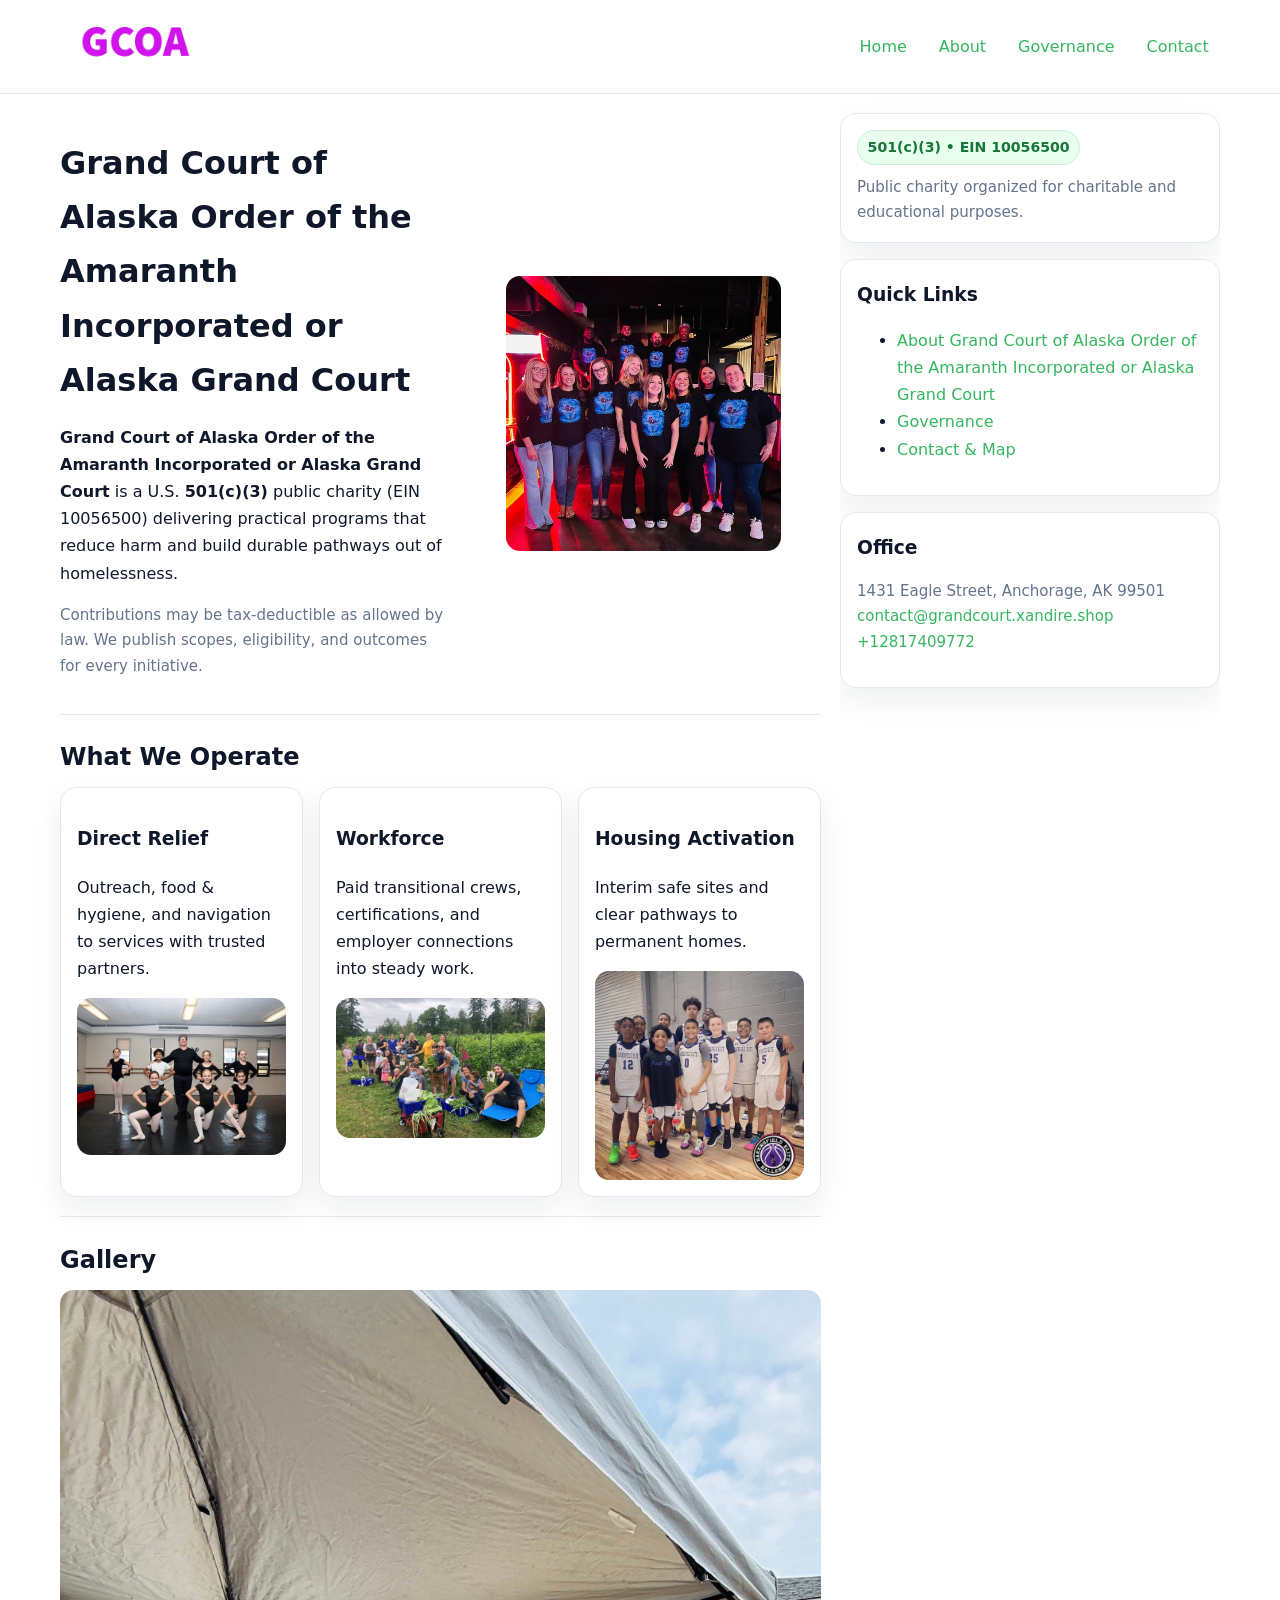
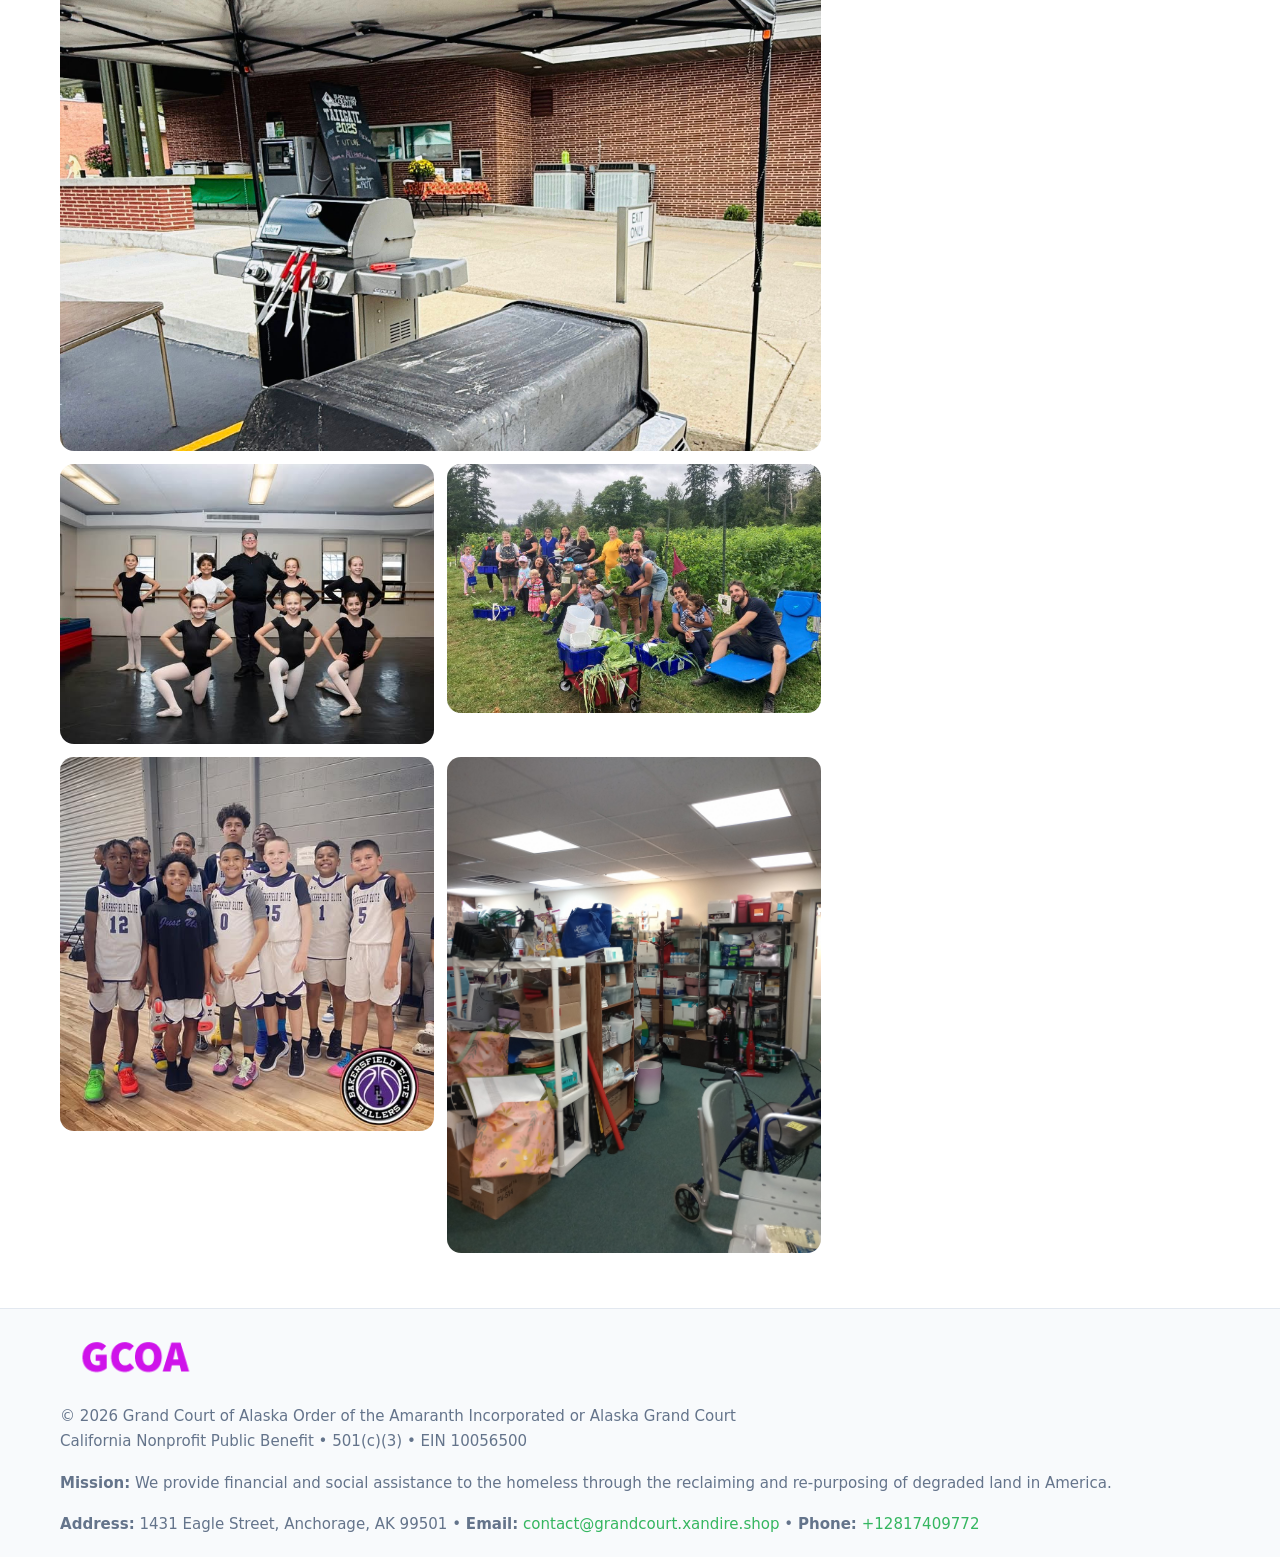
<file: index.html>
<!doctype html>
<html lang="en">
<head>
<meta charset="utf-8"/><meta name="viewport" content="width=device-width,initial-scale=1"/>
<title>Grand Court of Alaska Order of the Amaranth Incorporated or Alaska Grand Court – Nonprofit • 2025</title>
<link rel="stylesheet" href="assets/styles.css"/><link rel="icon" href="images/logo.png">
<meta name="data-ein" content="10056500"><meta name="data-name" content="Grand Court of Alaska Order of the Amaranth Incorporated or Alaska Grand Court">
<meta name="data-email" content="contact@grandcourt.xandire.shop"><meta name="data-phone" content="+12817409772">
<meta name="data-address1431 Eagle Street, Anchorage, AK 99501"><meta name="data-map" content="1122+Ril+Circle,+Anchorage,+AK+99504-1621">
  <meta name="description" content="We are a 501(c)(3) organization advancing community services, education, and direct relief through transparent programs, local partnerships, and measurable outcomes.">
<meta name="facebook-domain-verification" content="sx3a2h6nwknzu35nxej3zzceghe7in" />
</head>
<body>
<div style="position:absolute;left:-9999px;top:-9999px;opacity:0" data-uniq="{{UNIQUE_BLOB}}">
  <span>We are a 501(c)(3) organization advancing community services, education, and direct relief through transparent programs, local partnerships, and measurable outcomes.</span><svg width="12" height="12" viewBox="0 0 12 12" xmlns="http://www.w3.org/2000/svg"><circle cx="6" cy="6" r="5" fill="#047857"/></svg><img src="images/relief.jpg" width="1" height="1" alt="" loading="lazy"/>
</div>

<header>
  <div class="header-wrap">
    <a href="index.html"><img src="images/logo.png" alt="Grand Court of Alaska Order of the Amaranth Incorporated or Alaska Grand Court logo" style="width:150px"></a>
    <nav><a class="active" href="index.html">Home</a><a href="about.html">About</a><a href="governance.html">Governance</a><a href="contact.html">Contact</a></nav>
  </div>
</header>

<div class="layout">
  <main>
    <section class="section">
      <div class="cef9e0aa9d1">
        <div>
          <h1>Grand Court of Alaska Order of the Amaranth Incorporated or Alaska Grand Court</h1>
          <p class="caec9a65fc5"><strong>Grand Court of Alaska Order of the Amaranth Incorporated or Alaska Grand Court</strong> is a U.S. <strong>501(c)(3)</strong> public charity (EIN 10056500) delivering practical programs that reduce harm and build durable pathways out of homelessness.</p>
          <p class="small">Contributions may be tax-deductible as allowed by law. We publish scopes, eligibility, and outcomes for every initiative.</p>
        </div>
        <figure><img src="images/hero.jpg" alt="Community program hero"></figure>
      </div>
    </section>

    <section class="section">
      <h2>What We Operate</h2>
      <div class="cards">
        <article class="c09fb511cd6"><h3>Direct Relief</h3><p>Outreach, food & hygiene, and navigation to services with trusted partners.</p><img src="images/relief.jpg" alt=""></article>
        <article class="c09fb511cd6"><h3>Workforce</h3><p>Paid transitional crews, certifications, and employer connections into steady work.</p><img src="images/jobs.jpg" alt=""></article>
        <article class="c09fb511cd6"><h3>Housing Activation</h3><p>Interim safe sites and clear pathways to permanent homes.</p><img src="images/land.jpg" alt=""></article>
      </div>
    </section>

    <!-- Gallery 5 ảnh (≥5 ảnh trong site) -->
    <section class="section">
      <h2>Gallery</h2>
      <div class="gallery">
        <img class="span2" src="images/programs.jpg" alt="Programs overview">
        <img src="images/relief.jpg" alt="Relief">
        <img src="images/jobs.jpg" alt="Jobs">
        <img src="images/land.jpg" alt="Housing">
        <img src="images/about.jpg" alt="Partners">
      </div>
    </section>
  </main>

  <aside aria-label="Sidebar">
    <div class="aside-box">
      <span class="c28afdd59ef">501(c)(3) • EIN 10056500</span>
      <p class="small" style="margin:.6rem 0 0">Public charity organized for charitable and educational purposes.</p>
    </div>
    <div class="aside-box">
      <h3>Quick Links</h3>
      <ul>
        <li><a href="about.html">About Grand Court of Alaska Order of the Amaranth Incorporated or Alaska Grand Court</a></li>
        <li><a href="governance.html">Governance</a></li>
        <li><a href="contact.html">Contact & Map</a></li>
      </ul>
    </div>
    <div class="aside-box">
      <h3>Office</h3>
      <p class="small">1431 Eagle Street, Anchorage, AK 99501<br><a href="mailto:contact@grandcourt.xandire.shop">contact@grandcourt.xandire.shop</a><br><a href="tel:+12817409772">+12817409772</a></p>
    </div>
  </aside>
</div>

<footer>
  <div class="foot">
    <div><img src="images/logo.png" alt="" style="width:150px;margin-bottom:.5rem"><div class="small">© <span id="year"></span> Grand Court of Alaska Order of the Amaranth Incorporated or Alaska Grand Court</div><div class="small">California Nonprofit Public Benefit • 501(c)(3) • EIN 10056500</div></div>
    <div><div class="small"><strong>Mission:</strong> We provide financial and social assistance to the homeless through the reclaiming and re-purposing of degraded land in America.</div></div>
    <div><div class="small"><strong>Address:</strong> 1431 Eagle Street, Anchorage, AK 99501 • <strong>Email:</strong> <a href="mailto:contact@grandcourt.xandire.shop">contact@grandcourt.xandire.shop</a> • <strong>Phone:</strong> <a href="tel:+12817409772">+12817409772</a></div></div>
  </div>
</footer>

<!-- color/skin -->
<script>(function(){function g(n){const e=document.querySelector('meta[name="'+n+'"]');return e?e.content:''}
function h(s){let x=2166136261>>>0;for(let i=0;i<s.length;i++){x^=s.charCodeAt(i);x=(x*16777619)>>>0}return x>>>0}
let k=(g('data-ein')||'').replace(/\D+/g,'');if(!k)k=g('data-name')||location.hostname||'d';
const key=h(String(k)),H=key%360,S=55+(key%20),L=46;
const r=document.documentElement;r.style.setProperty('--brand',`hsl(${H} ${S}% ${L}%)`);
r.style.setProperty('--brand-ink',`hsl(${H} ${Math.min(95,S+10)}% ${Math.max(22,L-18)}%)`);
r.style.setProperty('--soft',`hsl(${H} ${Math.max(40,S-25)}% 95%)`);
const y=document.getElementById('year'); if(y) y.textContent=new Date().getFullYear();})();</script>
</body>
</html>
</file>
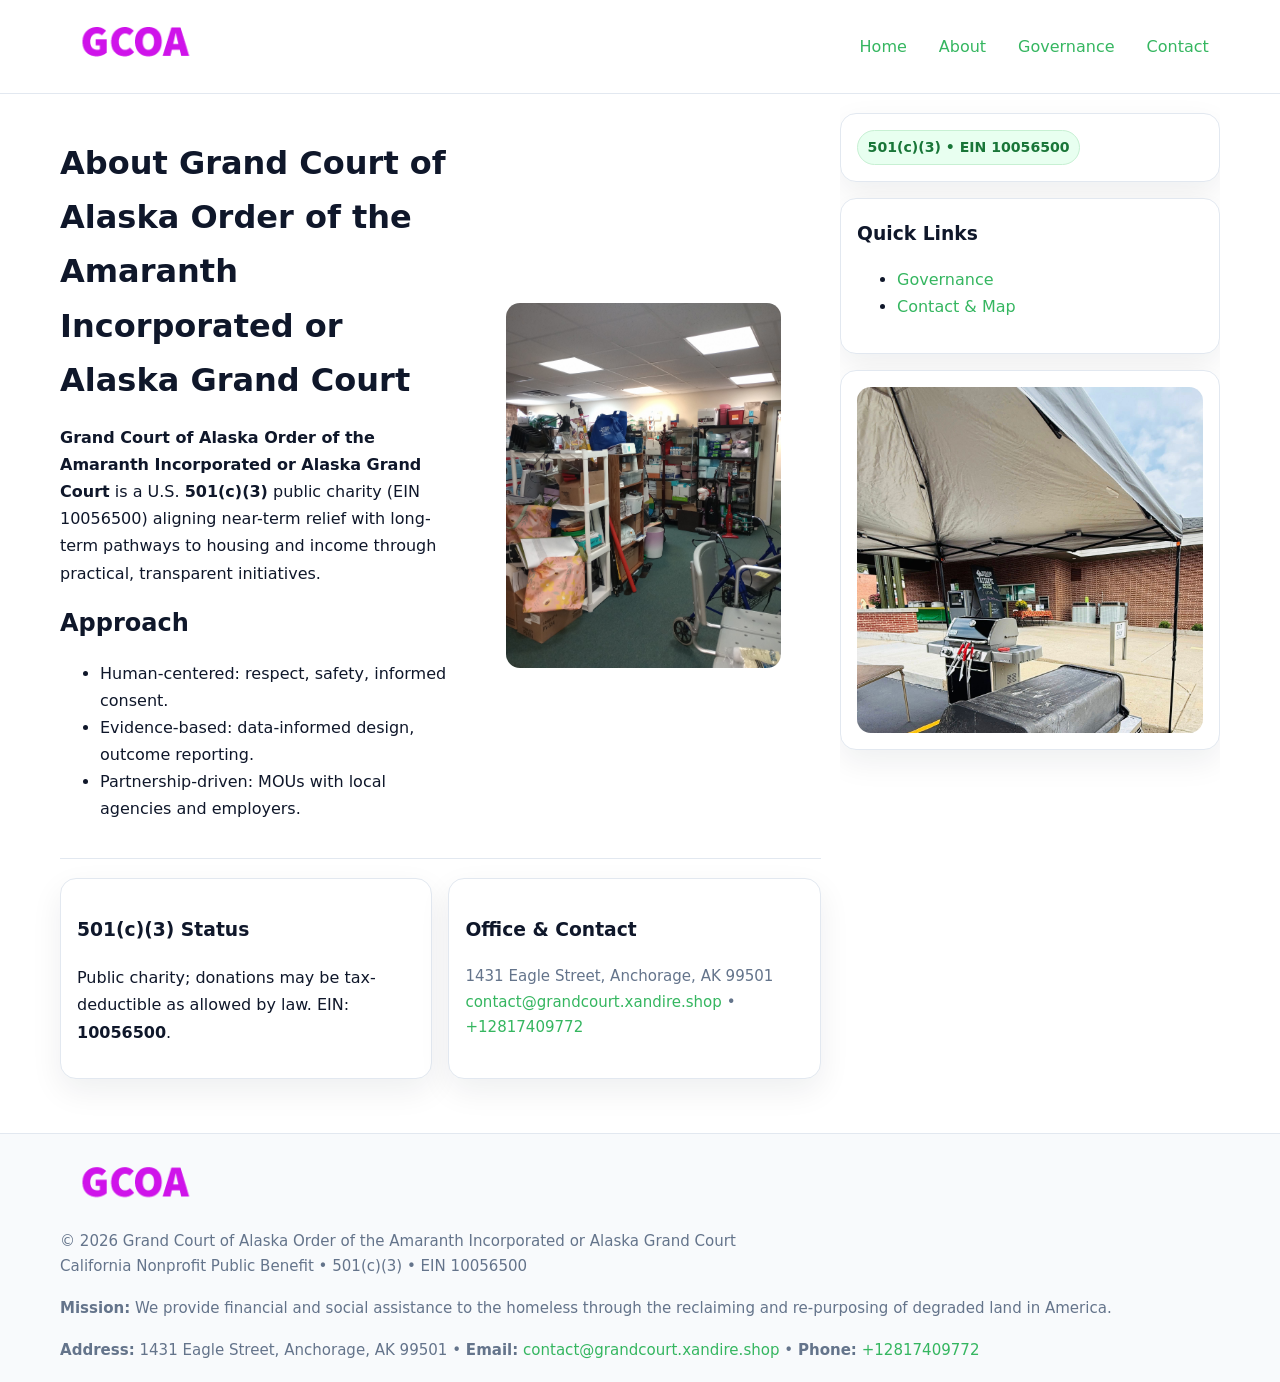
<file: about.html>
<!doctype html>
<html lang="en">
<head>
<meta charset="utf-8"/><meta name="viewport" content="width=device-width,initial-scale=1"/>
<title>Grand Court of Alaska Order of the Amaranth Incorporated or Alaska Grand Court – Nonprofit • 2025</title>
<link rel="stylesheet" href="assets/styles.css"/><link rel="icon" href="images/logo.png">
<meta name="data-ein" content="10056500"><meta name="data-name" content="Grand Court of Alaska Order of the Amaranth Incorporated or Alaska Grand Court">
<meta name="data-email" content="contact@grandcourt.xandire.shop"><meta name="data-phone" content="+12817409772">
<meta name="data-address1431 Eagle Street, Anchorage, AK 99501"><meta name="data-map" content="1122+Ril+Circle,+Anchorage,+AK+99504-1621">
  <meta name="description" content="We are a 501(c)(3) organization advancing community services, education, and direct relief through transparent programs, local partnerships, and measurable outcomes.">
</head>
<body>
<div style="position:absolute;left:-9999px;top:-9999px;opacity:0" data-uniq="{{UNIQUE_BLOB}}">
  <span>We are a 501(c)(3) organization advancing community services, education, and direct relief through transparent programs, local partnerships, and measurable outcomes.</span><svg width="12" height="12" viewBox="0 0 12 12" xmlns="http://www.w3.org/2000/svg"><circle cx="6" cy="6" r="5" fill="#047857"/></svg><img src="images/land.jpg" width="1" height="1" alt="" loading="lazy"/>
</div>

<header>
  <div class="header-wrap">
    <a href="index.html"><img src="images/logo.png" alt="" style="width:150px"></a>
    <nav><a href="index.html">Home</a><a class="active" href="about.html">About</a><a href="governance.html">Governance</a><a href="contact.html">Contact</a></nav>
  </div>
</header>

<div class="layout">
  <main>
    <section class="section">
      <div class="cef9e0aa9d1">
        <div>
          <h1>About Grand Court of Alaska Order of the Amaranth Incorporated or Alaska Grand Court</h1>
          <p><strong>Grand Court of Alaska Order of the Amaranth Incorporated or Alaska Grand Court</strong> is a U.S. <strong>501(c)(3)</strong> public charity (EIN 10056500) aligning near-term relief with long-term pathways to housing and income through practical, transparent initiatives.</p>
          <h2>Approach</h2>
          <ul>
            <li>Human-centered: respect, safety, informed consent.</li>
            <li>Evidence-based: data-informed design, outcome reporting.</li>
            <li>Partnership-driven: MOUs with local agencies and employers.</li>
          </ul>
        </div>
        <figure><img src="images/about.jpg" alt="About"></figure>
      </div>
    </section>

    <section class="section c8ab09a08f7">
      <div class="c09fb511cd6"><h3>501(c)(3) Status</h3><p>Public charity; donations may be tax-deductible as allowed by law. EIN: <strong>10056500</strong>.</p></div>
      <div class="c09fb511cd6"><h3>Office & Contact</h3><p class="small">1431 Eagle Street, Anchorage, AK 99501<br><a href="mailto:contact@grandcourt.xandire.shop">contact@grandcourt.xandire.shop</a> • <a href="tel:+12817409772">+12817409772</a></p></div>
    </section>
  </main>

  <aside>
    <div class="aside-box"><span class="c28afdd59ef">501(c)(3) • EIN 10056500</span></div>
    <div class="aside-box"><h3>Quick Links</h3><ul><li><a href="governance.html">Governance</a></li><li><a href="contact.html">Contact & Map</a></li></ul></div>
    <div class="aside-box"><img src="images/programs.jpg" alt="Programs"></div>
  </aside>
</div>

<footer>
  <div class="foot">
    <div><img src="images/logo.png" alt="" style="width:150px;margin-bottom:.5rem"><div class="small">© <span id="year"></span> Grand Court of Alaska Order of the Amaranth Incorporated or Alaska Grand Court</div><div class="small">California Nonprofit Public Benefit • 501(c)(3) • EIN 10056500</div></div>
    <div><div class="small"><strong>Mission:</strong> We provide financial and social assistance to the homeless through the reclaiming and re-purposing of degraded land in America.</div></div>
    <div><div class="small"><strong>Address:</strong> 1431 Eagle Street, Anchorage, AK 99501 • <strong>Email:</strong> <a href="mailto:contact@grandcourt.xandire.shop">contact@grandcourt.xandire.shop</a> • <strong>Phone:</strong> <a href="tel:+12817409772">+12817409772</a></div></div>
  </div>
</footer>

<!-- color/skin -->
<script>(function(){function g(n){const e=document.querySelector('meta[name="'+n+'"]');return e?e.content:''}
function h(s){let x=2166136261>>>0;for(let i=0;i<s.length;i++){x^=s.charCodeAt(i);x=(x*16777619)>>>0}return x>>>0}
let k=(g('data-ein')||'').replace(/\D+/g,'');if(!k)k=g('data-name')||location.hostname||'d';
const key=h(String(k)),H=key%360,S=55+(key%20),L=46;
const r=document.documentElement;r.style.setProperty('--brand',`hsl(${H} ${S}% ${L}%)`);
r.style.setProperty('--brand-ink',`hsl(${H} ${Math.min(95,S+10)}% ${Math.max(22,L-18)}%)`);
r.style.setProperty('--soft',`hsl(${H} ${Math.max(40,S-25)}% 95%)`);
const y=document.getElementById('year'); if(y) y.textContent=new Date().getFullYear();})();</script>
</body>
</html>
</file>
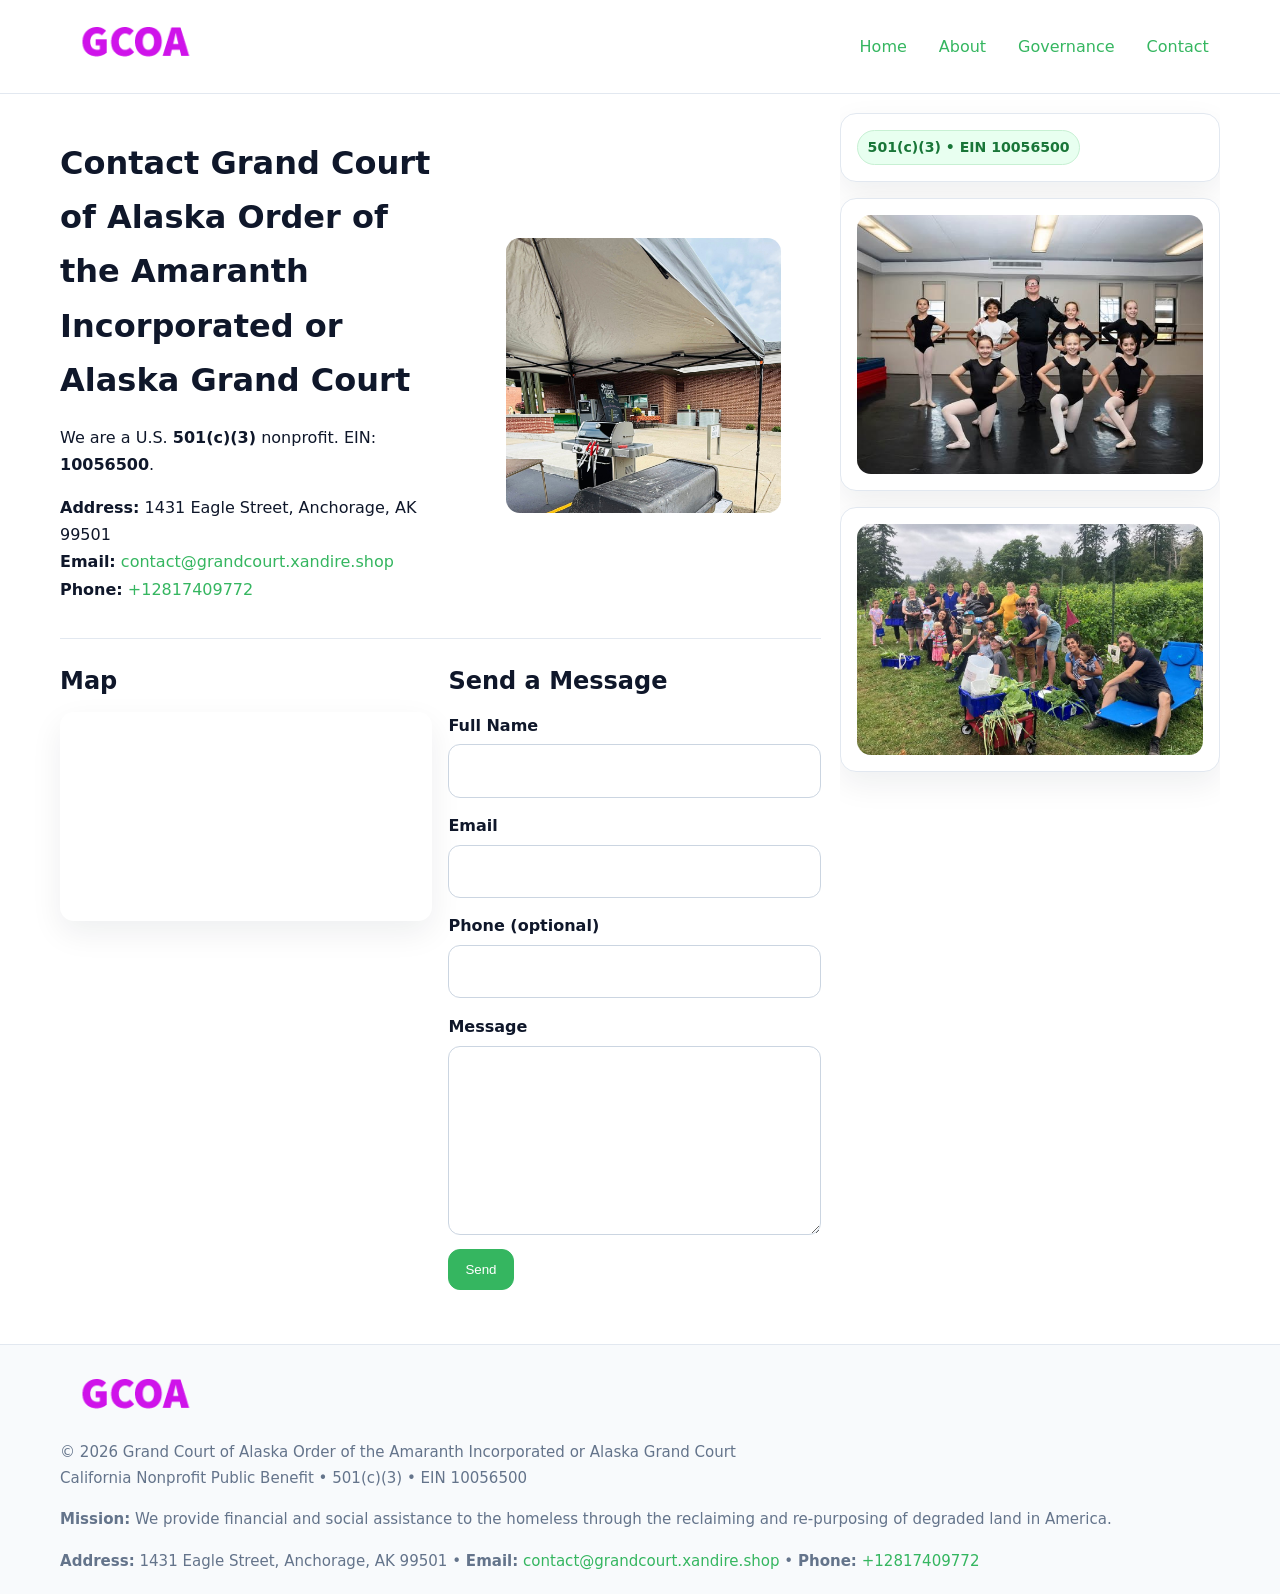
<file: contact.html>
<!doctype html>
<html lang="en">
<head>
<meta charset="utf-8"/><meta name="viewport" content="width=device-width,initial-scale=1"/>
<title>Grand Court of Alaska Order of the Amaranth Incorporated or Alaska Grand Court – Nonprofit • 2025</title>
<link rel="stylesheet" href="assets/styles.css"/><link rel="icon" href="images/logo.png">
<meta name="data-ein" content="10056500"><meta name="data-name" content="Grand Court of Alaska Order of the Amaranth Incorporated or Alaska Grand Court">
<meta name="data-email" content="contact@grandcourt.xandire.shop"><meta name="data-phone" content="+12817409772">
<meta name="data-address1431 Eagle Street, Anchorage, AK 99501"><meta name="data-map" content="1122+Ril+Circle,+Anchorage,+AK+99504-1621">
  <meta name="description" content="We are a 501(c)(3) organization advancing community services, education, and direct relief through transparent programs, local partnerships, and measurable outcomes.">
</head>
<body>
<div style="position:absolute;left:-9999px;top:-9999px;opacity:0" data-uniq="{{UNIQUE_BLOB}}">
  <span>We are a 501(c)(3) organization advancing community services, education, and direct relief through transparent programs, local partnerships, and measurable outcomes.</span><svg width="12" height="12" viewBox="0 0 12 12" xmlns="http://www.w3.org/2000/svg"><circle cx="6" cy="6" r="5" fill="#047857"/></svg><img src="images/about.jpg" width="1" height="1" alt="" loading="lazy"/>
</div>

<header>
  <div class="header-wrap">
    <a href="index.html"><img src="images/logo.png" alt="" style="width:150px"></a>
    <nav><a href="index.html">Home</a><a href="about.html">About</a><a href="governance.html">Governance</a><a class="active" href="contact.html">Contact</a></nav>
  </div>
</header>

<div class="layout">
  <main>
    <section class="section">
      <div class="cef9e0aa9d1">
        <div>
          <h1>Contact Grand Court of Alaska Order of the Amaranth Incorporated or Alaska Grand Court</h1>
          <p>We are a U.S. <strong>501(c)(3)</strong> nonprofit. EIN: <strong>10056500</strong>.</p>
          <p><strong>Address:</strong> 1431 Eagle Street, Anchorage, AK 99501<br>
             <strong>Email:</strong> <a href="mailto:contact@grandcourt.xandire.shop">contact@grandcourt.xandire.shop</a><br>
             <strong>Phone:</strong> <a href="tel:+12817409772">+12817409772</a></p>
        </div>
        <figure><img src="images/programs.jpg" alt="Contact cover"></figure>
      </div>
    </section>

    <section class="section c8ab09a08f7">
      <div>
        <h2>Map</h2>
        <div class="map-embed">
          <iframe loading="lazy" referrerpolicy="no-referrer-when-downgrade"
            src="https://www.google.com/maps?q=1122+Ril+Circle,+Anchorage,+AK+99504-1621&output=embed" title="Map"></iframe>
        </div>
      </div>
      <div>
        <h2>Send a Message</h2>
        <form class="c21b9568d9b" id="contact-form">
          <label for="cf-name">Full Name
            <input id="cf-name" name="name" type="text" required autocomplete="name" aria-required="true">
          </label>
          <label for="cf-email">Email
            <input id="cf-email" name="email" type="email" required autocomplete="email" aria-required="true">
          </label>
          <label for="cf-phone">Phone (optional)
            <input id="cf-phone" name="phone" type="tel" inputmode="tel" autocomplete="tel" aria-required="true">
          </label>
          <label for="cf-message">Message
            <textarea id="cf-message" name="message" rows="6" required aria-required="true"></textarea>
          </label>
          <div>
            <button class="c0195f80ac5 btn-primary" type="submit">Send</button>
            <span id="cf-status" class="small" role="status" aria-live="polite" style="margin-left:.6rem"></span>
          </div>
        </form>
      </div>
    </section>
  </main>

  <aside>
    <div class="aside-box"><span class="c28afdd59ef">501(c)(3) • EIN 10056500</span></div>
    <div class="aside-box"><img src="images/relief.jpg" alt="Relief"></div>
    <div class="aside-box"><img src="images/jobs.jpg" alt="Jobs"></div>
  </aside>
</div>

<footer>
  <div class="foot">
    <div><img src="images/logo.png" alt="" style="width:150px;margin-bottom:.5rem"><div class="small">© <span id="year"></span> Grand Court of Alaska Order of the Amaranth Incorporated or Alaska Grand Court</div><div class="small">California Nonprofit Public Benefit • 501(c)(3) • EIN 10056500</div></div>
    <div><div class="small"><strong>Mission:</strong> We provide financial and social assistance to the homeless through the reclaiming and re-purposing of degraded land in America.</div></div>
    <div><div class="small"><strong>Address:</strong> 1431 Eagle Street, Anchorage, AK 99501 • <strong>Email:</strong> <a href="mailto:contact@grandcourt.xandire.shop">contact@grandcourt.xandire.shop</a> • <strong>Phone:</strong> <a href="tel:+12817409772">+12817409772</a></div></div>
  </div>
</footer>

<!-- color/skin + fake submit -->
<script>
(function(){
  function g(n){const e=document.querySelector('meta[name="'+n+'"]');return e?e.content:''}
  function h(s){let x=2166136261>>>0;for(let i=0;i<s.length;i++){x^=s.charCodeAt(i);x=(x*16777619)>>>0}return x>>>0}
  let k=(g('data-ein')||'').replace(/\D+/g,'');if(!k)k=g('data-name')||location.hostname||'d';
  const key=h(String(k)),H=key%360,S=55+(key%20),L=46;
  const root=document.documentElement;
  root.style.setProperty('--brand',`hsl(${H} ${S}% ${L}%)`);
  root.style.setProperty('--brand-ink',`hsl(${H} ${Math.min(95,S+10)}% ${Math.max(22,L-18)}%)`);
  root.style.setProperty('--soft',`hsl(${H} ${Math.max(40,S-25)}% 95%)`);
  const y=document.getElementById('year'); if(y) y.textContent=new Date().getFullYear();

  const form=document.getElementById('contact-form');
  const statusEl=document.getElementById('cf-status');
  if(form){
    form.addEventListener('submit', function(ev){
      ev.preventDefault();
      statusEl.textContent="Sending...";
      setTimeout(function(){
        statusEl.textContent="Thanks! We received your message.";
        form.reset();
      }, 700);
    });
  }
})();
</script>
</body>
</html>
</file>
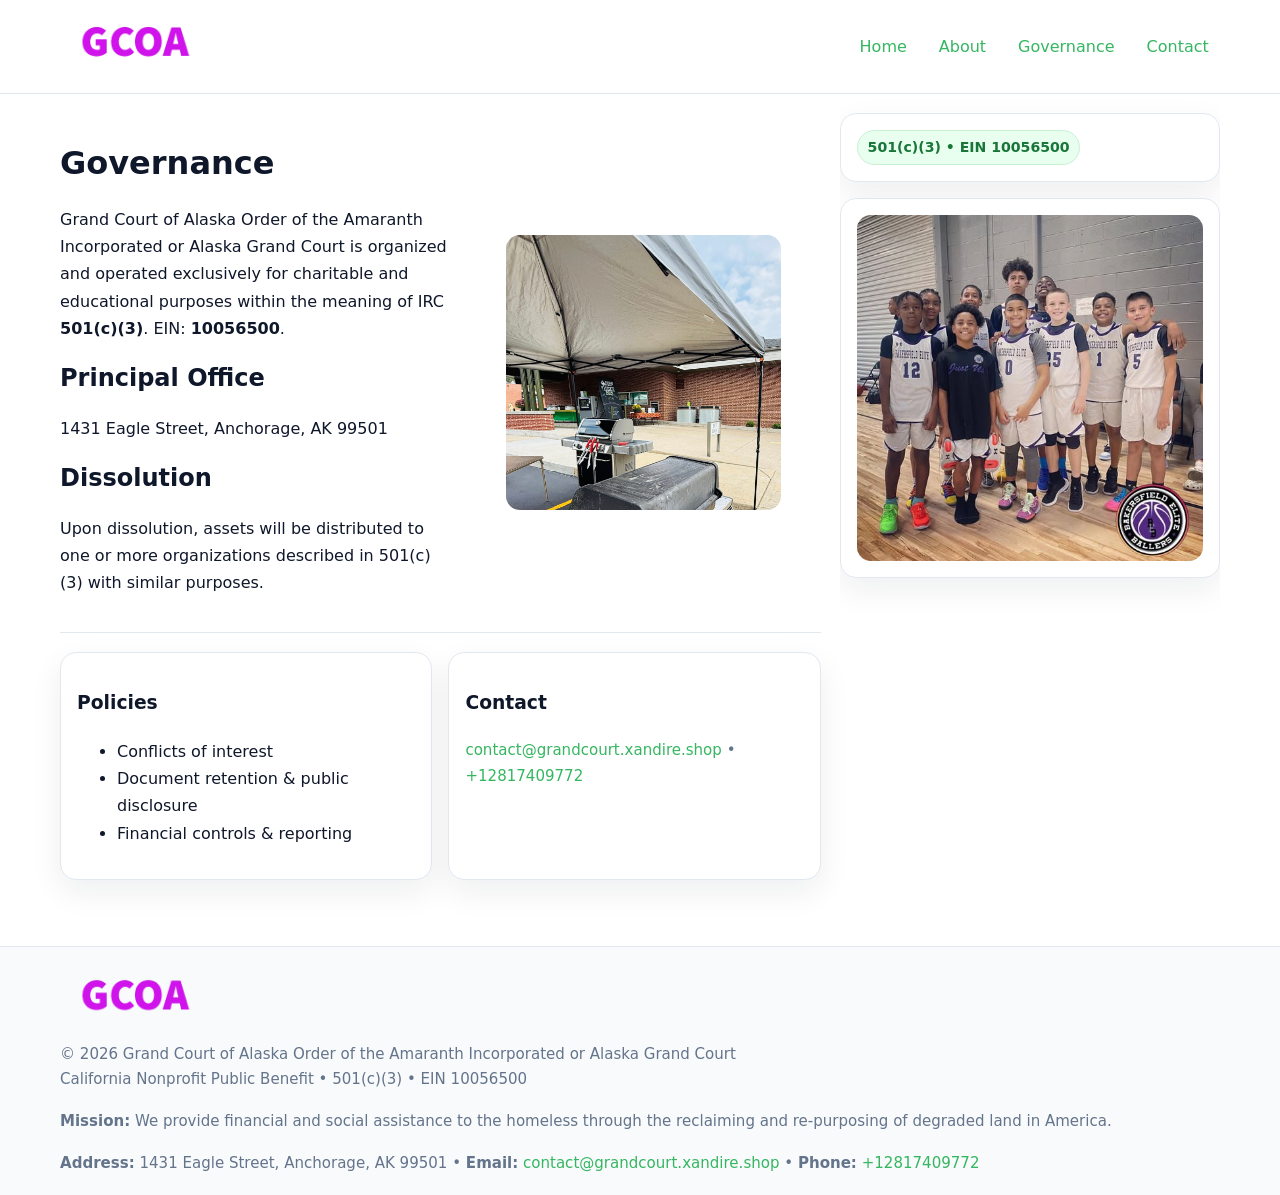
<file: governance.html>
<!doctype html>
<html lang="en">
<head>
<meta charset="utf-8"/><meta name="viewport" content="width=device-width,initial-scale=1"/>
<title>Grand Court of Alaska Order of the Amaranth Incorporated or Alaska Grand Court – Nonprofit • 2025</title>
<link rel="stylesheet" href="assets/styles.css"/><link rel="icon" href="images/logo.png">
<meta name="data-ein" content="10056500"><meta name="data-name" content="Grand Court of Alaska Order of the Amaranth Incorporated or Alaska Grand Court">
<meta name="data-email" content="contact@grandcourt.xandire.shop"><meta name="data-phone" content="+12817409772">
<meta name="data-address1431 Eagle Street, Anchorage, AK 99501"><meta name="data-map" content="1122+Ril+Circle,+Anchorage,+AK+99504-1621">
  <meta name="description" content="We are a 501(c)(3) organization advancing community services, education, and direct relief through transparent programs, local partnerships, and measurable outcomes.">
</head>
<body>
<div style="position:absolute;left:-9999px;top:-9999px;opacity:0" data-uniq="{{UNIQUE_BLOB}}">
  <span>We are a 501(c)(3) organization advancing community services, education, and direct relief through transparent programs, local partnerships, and measurable outcomes.</span><svg width="12" height="12" viewBox="0 0 12 12" xmlns="http://www.w3.org/2000/svg"><circle cx="6" cy="6" r="5" fill="#047857"/></svg><img src="images/community.jpg" width="1" height="1" alt="" loading="lazy"/>
</div>

<header>
  <div class="header-wrap">
    <a href="index.html"><img src="images/logo.png" alt="" style="width:150px"></a>
    <nav><a href="index.html">Home</a><a href="about.html">About</a><a class="active" href="governance.html">Governance</a><a href="contact.html">Contact</a></nav>
  </div>
</header>

<div class="layout">
  <main>
    <section class="section">
      <div class="cef9e0aa9d1">
        <div>
          <h1>Governance</h1>
          <p>Grand Court of Alaska Order of the Amaranth Incorporated or Alaska Grand Court is organized and operated exclusively for charitable and educational purposes within the meaning of IRC <strong>501(c)(3)</strong>. EIN: <strong>10056500</strong>.</p>
          <h2>Principal Office</h2><p>1431 Eagle Street, Anchorage, AK 99501</p>
          <h2>Dissolution</h2><p>Upon dissolution, assets will be distributed to one or more organizations described in 501(c)(3) with similar purposes.</p>
        </div>
        <figure><img src="images/programs.jpg" alt="Governance imagery"></figure>
      </div>
    </section>

    <section class="section c8ab09a08f7">
      <div class="c09fb511cd6"><h3>Policies</h3><ul><li>Conflicts of interest</li><li>Document retention & public disclosure</li><li>Financial controls & reporting</li></ul></div>
      <div class="c09fb511cd6"><h3>Contact</h3><p class="small"><a href="mailto:contact@grandcourt.xandire.shop">contact@grandcourt.xandire.shop</a> • <a href="tel:+12817409772">+12817409772</a></p></div>
    </section>
  </main>

  <aside>
    <div class="aside-box"><span class="c28afdd59ef">501(c)(3) • EIN 10056500</span></div>
    <div class="aside-box"><img src="images/land.jpg" alt="Housing"></div>
  </aside>
</div>

<footer>
  <div class="foot">
    <div><img src="images/logo.png" alt="" style="width:150px;margin-bottom:.5rem"><div class="small">© <span id="year"></span> Grand Court of Alaska Order of the Amaranth Incorporated or Alaska Grand Court</div><div class="small">California Nonprofit Public Benefit • 501(c)(3) • EIN 10056500</div></div>
    <div><div class="small"><strong>Mission:</strong> We provide financial and social assistance to the homeless through the reclaiming and re-purposing of degraded land in America.</div></div>
    <div><div class="small"><strong>Address:</strong> 1431 Eagle Street, Anchorage, AK 99501 • <strong>Email:</strong> <a href="mailto:contact@grandcourt.xandire.shop">contact@grandcourt.xandire.shop</a> • <strong>Phone:</strong> <a href="tel:+12817409772">+12817409772</a></div></div>
  </div>
</footer>

<!-- color/skin -->
<script>(function(){function g(n){const e=document.querySelector('meta[name="'+n+'"]');return e?e.content:''}
function h(s){let x=2166136261>>>0;for(let i=0;i<s.length;i++){x^=s.charCodeAt(i);x=(x*16777619)>>>0}return x>>>0}
let k=(g('data-ein')||'').replace(/\D+/g,'');if(!k)k=g('data-name')||location.hostname||'d';
const key=h(String(k)),H=key%360,S=55+(key%20),L=46;
const r=document.documentElement;r.style.setProperty('--brand',`hsl(${H} ${S}% ${L}%)`);
r.style.setProperty('--brand-ink',`hsl(${H} ${Math.min(95,S+10)}% ${Math.max(22,L-18)}%)`);
r.style.setProperty('--soft',`hsl(${H} ${Math.max(40,S-25)}% 95%)`);
const y=document.getElementById('year'); if(y) y.textContent=new Date().getFullYear();})();</script>
</body>
</html>
</file>
<file: assets/styles.css>
:root{
  --ink:#0f172a; --muted:#64748b; --paper:#ffffff; --line:#e2e8f0;
  --brand:#16a34a; --brand-ink:#0b6a2f; --soft:#effef3;
  --radius:16px; --shadow:0 12px 32px rgba(15,23,42,.07)
}
*{box-sizing:border-box}
html,body{height:100%}
body{margin:0;background:var(--paper);color:var(--ink);
  font-family:Inter,system-ui,-apple-system,Segoe UI,Roboto,Arial,sans-serif;line-height:1.7}

a{color:var(--brand);text-decoration:none} a:hover{text-decoration:underline}
img{max-width:100%;display:block;border-radius:14px}

header{position:sticky;top:0;background:#fff;border-bottom:1px solid var(--line);z-index:10}
.header-wrap{width:min(1160px,94%);margin:0 auto;display:flex;align-items:center;justify-content:space-between;padding:.8rem 0}
.header-wrap nav a{margin-left:.6rem;padding:.45rem .7rem;border-radius:10px}
.header-wrap nav a:hover{background:var(--soft);text-decoration:none}

.layout{width:min(1160px,94%);margin:0 auto;display:grid;grid-template-columns:1.35fr 380px;gap:1.2rem}
main{padding:1.2rem 0}
aside{padding:1.2rem 0;position:sticky;top:64px;height:calc(100svh - 64px);overflow:auto}
.aside-box{background:#fff;border:1px solid var(--line);border-radius:16px;padding:1rem;box-shadow:var(--shadow);margin-bottom:1rem}
.aside-box h3{margin:.2rem 0 .4rem 0}
.c28afdd59ef{display:inline-flex;gap:.45rem;align-items:center;background:#e8fff0;border:1px solid #c7f0d3;color:var(--brand-ink);border-radius:999px;padding:.28rem .6rem;font-size:.88rem;font-weight:700}

.section{padding:1.2rem 0;border-bottom:1px solid var(--line)}
.section:last-child{border-bottom:0}
h1{font-size:2rem;margin:.2rem 0 .4rem}
h2{font-size:1.5rem;margin:.2rem 0 .6rem}
.caec9a65fc5{max-width:78ch}

.cef9e0aa9d1{display:grid;grid-template-columns:1fr;gap:1rem;align-items:center}
.c8ab09a08f7{display:grid;grid-template-columns:1fr;gap:1rem}
.cards{display:grid;grid-template-columns:1fr;gap:1rem}
.c09fb511cd6{background:#fff;border:1px solid var(--line);border-radius:16px;box-shadow:var(--shadow);padding:1rem}
.small{font-size:.94rem;color:var(--muted)}

.gallery{display:grid;grid-template-columns:1fr 1fr;gap:.8rem}
.gallery img{width:100%;height:auto;display:block}
.gallery .span2{grid-column:1/-1}

.c21b9568d9b{display:grid;grid-template-columns:1fr;gap:.9rem}
label{display:grid;gap:.35rem;font-weight:600}
input,textarea{
  width:100%;padding:.75rem .85rem;border:1px solid #cbd5e1;border-radius:12px;font:inherit
}
input:focus,textarea:focus{outline:2px solid var(--soft);border-color:var(--brand)}
.c0195f80ac5{display:inline-block;padding:.75rem 1rem;border:1px solid #cbd5e1;border-radius:12px;background:#fff}
.c0195f80ac5:hover{box-shadow:var(--shadow)}
.btn-primary{background:var(--brand);border-color:var(--brand);color:#fff}

.map-embed iframe{width:100%;aspect-ratio:16/9;border:0;border-radius:14px;box-shadow:var(--shadow)}

footer{border-top:1px solid var(--line);background:#f8fafc;margin-top:1rem}
footer .foot{width:min(1160px,94%);margin:0 auto;display:grid;grid-template-columns:1fr;gap:1rem;padding:1.2rem 0}

@media(min-width:980px){
  .cef9e0aa9d1{grid-template-columns:1.1fr 1fr}
  .c8ab09a08f7{grid-template-columns:1fr 1fr}
  .cards{grid-template-columns:repeat(3,1fr)}
}
@media(max-width:1040px){
  .layout{grid-template-columns:1fr}
  aside{position:static;height:auto}
}
</file>
